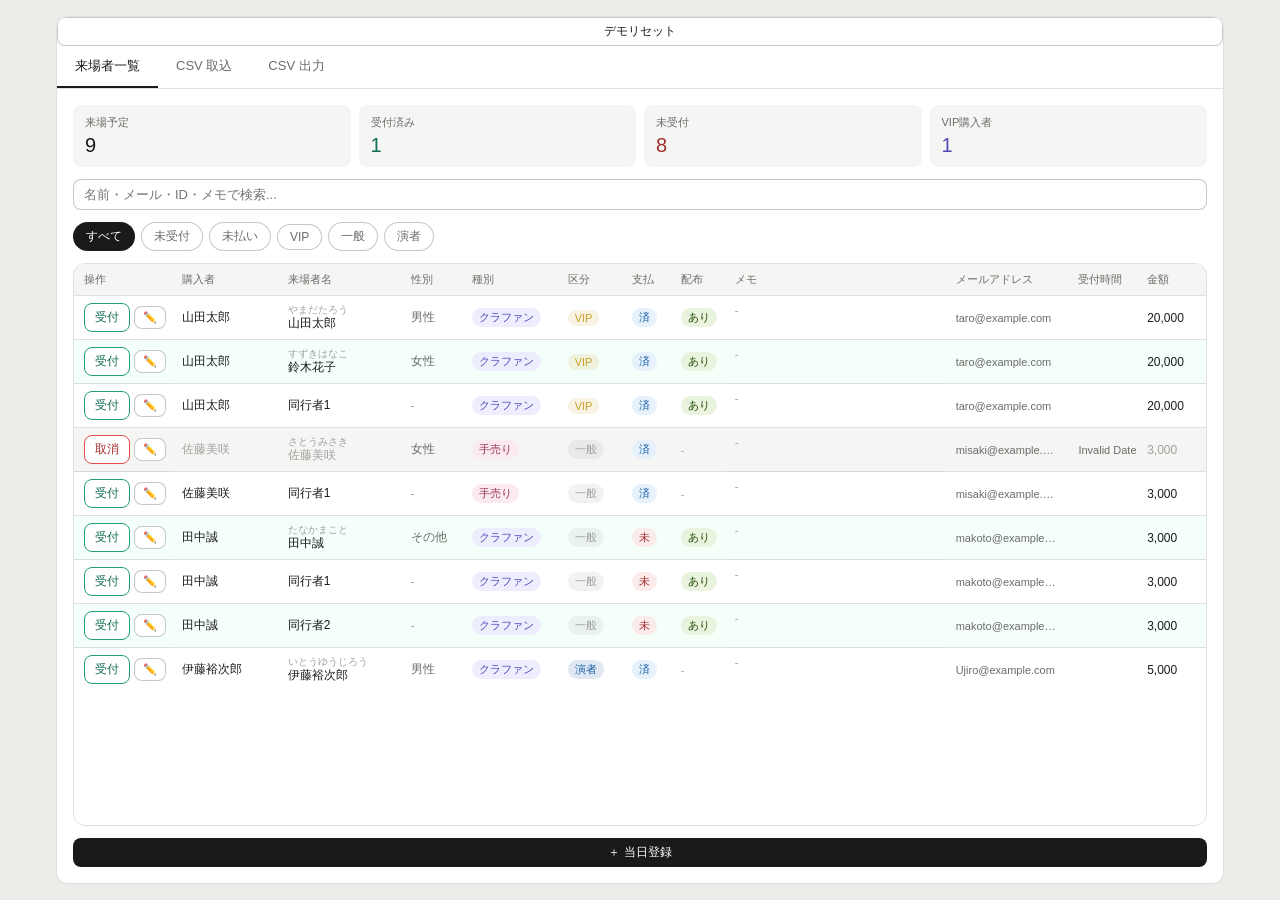
<file: index.html>
<!DOCTYPE html>
<html lang="ja">
<head>
<meta charset="UTF-8">
<meta name="viewport" content="width=device-width, initial-scale=1.0">
<title>イベント受付管理システム</title>
<style>
:root {
  --bg-primary: #ffffff;
  --bg-secondary: #f5f5f4;
  --bg-tertiary: #eeece8;
  --text-primary: #1a1a19;
  --text-secondary: #6b6b68;
  --text-tertiary: #a0a09d;
  --border-light: rgba(0,0,0,0.12);
  --border-mid: rgba(0,0,0,0.22);
  --border-strong: rgba(0,0,0,0.32);
  --radius-md: 8px;
  --radius-lg: 12px;
  --font: -apple-system, BlinkMacSystemFont, 'Segoe UI', 'Hiragino Sans', sans-serif;
}
*{box-sizing:border-box;margin:0;padding:0}
body {
    font-family: var(--font);
    font-size: 14px;
    color: var(--text-primary);
    background: var(--bg-tertiary);
    height: 100vh;
    overflow: hidden;
}
.container {
    max-width: 1200px;
    margin: 0 auto;
    padding: 16px;
    height: 100vh;
    display: flex;
    flex-direction: column;
}
.app {
    background: var(--bg-primary);
    border-radius: var(--radius-lg);
    border: 0.5px solid var(--border-light);
    overflow: hidden;
    flex: 1;
    display: flex;
    flex-direction: column;
    min-height: 0;
    }
.tabs{display:flex;border-bottom:0.5px solid var(--border-light);background:var(--bg-primary)}
.tab{padding:11px 18px;cursor:pointer;font-size:13px;color:var(--text-secondary);border-bottom:2px solid transparent;transition:all .15s;white-space:nowrap}
.tab.active{color:var(--text-primary);border-bottom-color:var(--text-primary);font-weight:500}
.tab:hover:not(.active){color:var(--text-primary)}
.panel {
    display: none;
    padding: 16px;
    flex-direction: column;
    gap: 12px;
    min-height: 0; 
}
.panel.active {
    display: flex;
    height: 100%;
}
.stats-grid{display:grid;grid-template-columns:repeat(4,1fr);gap:8px}
@media(max-width:600px){.stats-grid{grid-template-columns:repeat(2,1fr)}}
.stat{background:var(--bg-secondary);border-radius:var(--radius-md);padding:10px 12px}
.stat-label{font-size:11px;color:var(--text-secondary);margin-bottom:4px}
.stat-value{font-size:20px;font-weight:500}
.search-row{display:flex;gap:8px;align-items:center}
.search-row input{flex:1;padding:7px 10px;border:0.5px solid var(--border-mid);border-radius:var(--radius-md);font-size:13px;background:var(--bg-primary);color:var(--text-primary);outline:none;font-family:var(--font)}
.search-row input:focus{border-color:var(--border-strong)}
.filter-row{display:flex;gap:6px;flex-wrap:wrap;align-items:center}
.flt{padding:5px 12px;border-radius:99px;font-size:12px;cursor:pointer;border:0.5px solid var(--border-mid);background:var(--bg-primary);color:var(--text-secondary);transition:all .15s;white-space:nowrap}
.flt:hover{border-color:var(--border-strong);color:var(--text-primary)}
.flt.on{font-weight:500;border-color:transparent;color:#fff}
.flt-all.on{background:#444441}
.flt-unchk.on{background:#E24B4A}
.flt-general.on{background:#185FA5}
.flt-vip.on{background:#534AB7}
.flt-unpaid.on{background:#BA7517}
.flt-dist.on{background:#0F6E56}
.table-wrap {
    overflow-x: auto;
    overflow-y: auto;
    border: 0.5px solid var(--border-light);
    border-radius: var(--radius-lg);
    flex: 1;
    min-height: 0;
}
table{width:100%;border-collapse:collapse;font-size:12px;min-width:860px;table-layout:fixed}
col.c-ops   {width:80px}
col.c-pid   {width:70px}
col.c-buyer {width:86px}
col.c-visitor{width:100px}
col.c-gender {width:50px}
col.c-type  {width:78px}
col.c-tier  {width:52px}
col.c-pay   {width:40px}
col.c-dist  {width:44px}
col.c-status{width:40px}
col.c-memo  {width:180px}
col.c-email {width:100px}
col.c-time  {width:56px}
col.c-price {width: 56px}
thead th {
    position: sticky;
    top: 0;
    background: var(--bg-secondary);
    z-index: 10;
    box-shadow: 0 1px 0 var(--border-light); 
}
th{
    padding:8px 10px;
    text-align:left;
    font-weight:500;font-size:11px;
    color:var(--text-secondary);
    border-bottom:0.5px solid var(--border-light);
    background:var(--bg-secondary);
    white-space:nowrap;
    overflow:hidden;
    text-overflow:ellipsis;
    position: sticky;
    top: 0;
    z-index: 1;
}
td{padding:7px 10px;border-bottom:0.5px solid var(--border-light);vertical-align:middle;overflow:hidden}
tbody tr:nth-child(even) td{background:#F5FFFA}
tbody tr:nth-child(odd) td{background:#ffffff}
tbody tr:hover td{background:#dbeafe44}
tbody tr.checked td {
    background: #f5f5f4 !important;
}
    tbody tr.checked td:not(:first-child) {
        color: #a0a09d;
    }
tr:last-child td{border-bottom:none}
.badge{display:inline-block;padding:2px 7px;border-radius:99px;font-size:11px;font-weight:500;white-space:nowrap}
.badge-ok{background:#EAF3DE;color:#3B6D11}
.badge-ng{background:#e8e8e5;color:#5F5E5A}
.badge-paid{background:#E6F1FB;color:#185FA5}
.badge-unpaid{background:#FCEBEB;color:#A32D2D}
.badge-unknown{background:#FAEEDA;color:#854F0B}
.badge-crowd{background:#EEEDFE;color:#534AB7}
.badge-hand{background:#FBEAF0;color:#993556}
.badge-vip{background:#EEEDFE;color:#3C3489;font-weight:700}
.badge-general{background:#E6F1FB;color:#0C447C}
.badge-dist{background:#EAF3DE;color:#27500A}
.btn{padding:5px 10px;border-radius:var(--radius-md);font-size:12px;cursor:pointer;border:0.5px solid var(--border-mid);background:var(--bg-primary);color:var(--text-primary);transition:all .1s;white-space:nowrap;font-family:var(--font)}
.btn:hover{background:var(--bg-secondary)}
.btn-checkin{border-color:#1D9E75;color:#0F6E56}
.btn-checkin:hover{background:#E1F5EE}
.btn-undo{border-color:#E24B4A;color:#A32D2D}
.btn-undo:hover{background:#FCEBEB}
.btn-sm{padding:4px 8px;font-size:11px;color:var(--text-secondary)}
.btn-primary{background:var(--text-primary);color:#fff;border-color:transparent}
.btn-primary:hover{opacity:.85}
.ops-cell{display:flex;gap:4px;align-items:center}
.ops-cell .btn {
    flex: 1;
    text-align: center;
}
.empty{text-align:center;padding:40px;color:var(--text-tertiary);font-size:13px}
.section-title{font-size:13px;font-weight:500;color:var(--text-secondary);margin-bottom:4px}
.row-gap{display:flex;gap:12px;align-items:flex-start}
@media(max-width:600px){.row-gap{flex-direction:column}}
.col{flex:1;display:flex;flex-direction:column;gap:8px}
.upload-zone{border:0.5px dashed var(--border-mid);border-radius:var(--radius-lg);padding:20px;text-align:center;cursor:pointer;color:var(--text-secondary);font-size:13px;transition:all .15s}
.upload-zone:hover{background:var(--bg-secondary);border-style:solid}
.upload-zone label{cursor:pointer}
.upload-zone input[type=file]{display:none}
.result-box{background:var(--bg-secondary);border-radius:var(--radius-md);padding:10px 12px;font-size:12px;color:var(--text-secondary);white-space:pre-wrap;max-height:120px;overflow-y:auto;font-family:var(--font)}
.name-edit-icon{display:inline-block;margin-left:3px;cursor:pointer;color:var(--text-tertiary);font-size:11px;vertical-align:middle}
.name-edit-icon:hover{color:var(--text-primary)}
.hint{font-size:11px;color:var(--text-tertiary);line-height:1.8}

/* モーダル共通 */
.modal-bg{position:fixed;inset:0;background:rgba(0,0,0,.5);display:flex;align-items:center;justify-content:center;z-index:999}
.modal{background:var(--bg-primary);border:0.5px solid var(--border-mid);border-radius:var(--radius-lg);padding:20px;width:360px;max-width:92vw;display:flex;flex-direction:column;gap:14px;box-shadow:0 8px 32px rgba(0,0,0,.15)}
.modal h3{font-size:14px;font-weight:500}
.modal-field{display:flex;flex-direction:column;gap:4px}
.modal-field label{font-size:11px;color:var(--text-secondary)}
.modal-field input,.modal-field textarea{padding:8px 10px;border:0.5px solid var(--border-mid);border-radius:var(--radius-md);font-size:13px;font-family:var(--font);color:var(--text-primary);background:var(--bg-primary);outline:none;width:100%}
.modal-field textarea{resize:vertical;min-height:72px}
.modal-field input:focus,.modal-field textarea:focus{border-color:var(--border-strong)}
.modal-footer{display:flex;gap:8px;justify-content:flex-end}
.modal-divider{border:none;border-top:0.5px solid var(--border-light)}
.btn-group{
  display:flex;
  gap:6px;
}

.toggle{
  flex:1;
}

.toggle.on{
  background:#1a1a19;
  color:#fff;
  border-color:transparent;
}

/* 未払い確認モーダル */
.modal-warn{background:#FEF3E2;border:0.5px solid #F5C659;border-radius:var(--radius-md);padding:12px 14px;font-size:13px;color:#633806;line-height:1.7}
.modal-warn strong{font-weight:500}
.radio-group{display:flex;flex-direction:column;gap:10px}
.radio-label{display:flex;align-items:center;gap:9px;font-size:13px;cursor:pointer;padding:8px 10px;border:0.5px solid var(--border-light);border-radius:var(--radius-md);transition:background .1s}
.radio-label:hover{background:var(--bg-secondary)}
.radio-label input[type=radio]{width:15px;height:15px;cursor:pointer;accent-color:#1a1a19;flex-shrink:0}
</style>
</head>
<body>
<div class="container">
    <div class="app">
        <button class="btn" onclick="resetDemo()">デモリセット</button>
        <div class="tabs">
            <div class="tab active" onclick="showTab('list')">来場者一覧</div>
            <div class="tab" onclick="showTab('import')">CSV 取込</div>
            <div class="tab" onclick="showTab('export')">CSV 出力</div>
        </div>

        <div class="panel active" id="tab-list">
            <div class="stats-grid" id="stats"></div>
            <div class="search-row">
                <input type="text" id="searchInput" placeholder="名前・メール・ID・メモで検索..." oninput="renderList()">
            </div>
            <div class="filter-row" id="filterRow"></div>
            <div class="table-wrap">
                <table>
                    <colgroup>
                        <col class="c-ops">
                        <col class="c-buyer">
                        <col class="c-visitor">
                        <col class="c-gender">
                        <col class="c-type">
                        <col class="c-tier">
                        <col class="c-pay">
                        <col class="c-dist">
                        <col class="c-memo">
                        <col class="c-email">
                        <col class="c-time">
                        <col class="c-price">
                    </colgroup>
                    <thead>
                        <tr>
                            <th>操作</th>
                            <th>購入者</th>
                            <th>来場者名</th>
                            <th>性別</th>
                            <th>種別</th>
                            <th>区分</th>
                            <th>支払</th>
                            <th>配布</th>
                            <th>メモ</th>
                            <th>メールアドレス</th>
                            <th>受付時間</th>
                            <th>金額</th>
                        </tr>
                    </thead>
                    <tbody id="listBody"></tbody>
                </table>
            </div>
            <button class="btn btn-primary" onclick="openAddModal()">＋ 当日登録</button>
        </div>

        <div class="panel" id="tab-import">
            <div class="row-gap">
                <div class="col">
                    <div class="section-title">購入者 CSV</div>
                    <div class="upload-zone"><label>クリックしてファイルを選択<input type="file" accept=".csv" onchange="importCSV(event,'buyer')"></label></div>
                    <div class="result-box" id="buyerResult">購入者CSVをここに読み込みます</div>
                </div>
                <div class="col">
                    <div class="section-title">来場者 CSV</div>
                    <div class="upload-zone"><label>クリックしてファイルを選択<input type="file" accept=".csv" onchange="importCSV(event,'visitor')"></label></div>
                    <div class="result-box" id="visitorResult">来場者CSVをここに読み込みます</div>
                </div>
            </div>
            <div style="display:flex;gap:8px;flex-wrap:wrap">
                <button class="btn btn-primary" onclick="loadSampleData()">サンプルデータを読み込む</button>
                <button class="btn btn-undo" onclick="clearAll()">全データ消去</button>
            </div>
            <div class="hint">
                購入者CSV: purchaseId, buyerName, email, ticketCount, purchaseType, paymentStatus, tier (VIP/一般), hasDistribution (true/false), price<br>
                来場者CSV: visitorId, purchaseId, visitorName, kanaName, gender
            </div>
        </div>

        <div class="panel" id="tab-export">
            <div class="section-title">受付結果を CSV ファイルとして出力します</div>
            <div id="exportPreview" class="result-box">一覧画面でデータを読み込んでください</div>
            <div style="display:flex;gap:8px">
                <button class="btn btn-primary" onclick="exportCSV()">CSV をダウンロード</button>
                <button class="btn" onclick="previewExport()">プレビュー更新</button>
            </div>
        </div>

    </div>
</div>

<!-- 来場者編集モーダル -->
<div class="modal-bg" id="editModal" style="display:none">
  <div class="modal">
    <h3>来場者を編集</h3>
    <div class="modal-field"><label>来場者名</label><input type="text" id="editName" placeholder="来場者名"></div>
    <div class="modal-field">
        <label>ふりがな</label>
        <input type="text" id="editKanaName">
    </div>
    <div class="modal-field"><label>性別</label><input type="text" id="editGender" placeholder="性別（任意）"></div>
    <hr class="modal-divider">
    <div class="modal-field"><label>メモ</label><textarea id="editMemo" placeholder="メモ（任意）"></textarea></div>
    <div class="modal-footer">
      <button class="btn" onclick="closeEditModal()">キャンセル</button>
      <button class="btn btn-primary" onclick="saveEdit()">保存</button>
    </div>
  </div>
</div>

<!-- 未払い確認モーダル -->
<div class="modal-bg" id="unpaidModal" style="display:none">
  <div class="modal">
    <h3>⚠️ 未払いの来場者です</h3>
    <div class="modal-warn">
      <strong id="unpaidVisitorName"></strong> さん（購入者: <strong id="unpaidBuyerName"></strong>）は<br>
      支払状態が <strong>未払い</strong> です。受付前に支払いをご確認ください。<br />
      金額： <strong id="unpaidPrice"></strong> 円
    </div>
    <div class="modal-field">
      <label>どのように処理しますか？</label>
      <div class="radio-group">
        <label class="radio-label">
          <input type="radio" name="payChoice" value="paid">
          支払済に更新して受付する
        </label>
        <label class="radio-label">
          <input type="radio" name="payChoice" value="skip" checked>
          支払状態はそのまま受付する
        </label>
        <label class="radio-label">
          <input type="radio" name="payChoice" value="cancel">
          受付しない（キャンセル）
        </label>
      </div>
    </div>
    <div class="modal-footer">
      <button class="btn" onclick="document.getElementById('unpaidModal').style.display='none';pendingCheckinId=null;">閉じる</button>
      <button class="btn btn-primary" onclick="confirmUnpaidCheckin()">確定</button>
    </div>
  </div>
</div>

<!-- 追加登録モーダル -->
<div class="modal-bg" id="addModal" style="display:none">
    <div class="modal">
        <h3>当日来場者登録</h3>

        <div class="modal-field">
            <label>名前</label>
            <input type="text" id="addName">
        </div>
        <div class="modal-field">
            <label>ふりがな</label>
            <input type="text" id="addKanaName">
        </div>
        <div class="modal-field">
            <label>性別</label>
            <input type="text" id="addGender">
        </div>

        <!-- 区分 -->
        <div class="modal-field">
            <label>区分</label>
            <div class="btn-group" id="tierGroup">

            </div>
        </div>

        <!-- 支払 -->
        <div class="modal-field">
            <label>支払状態</label>
            <div class="btn-group" id="paymentGroup">
                <button class="btn toggle on" data-value="支払済">支払済</button>
                <button class="btn toggle" data-value="未払い">未払い</button>
            </div>
        </div>

        <!-- 配布 -->
        <div class="modal-field">
            <label>配布物</label>
            <div class="btn-group" id="distGroup">
                <button class="btn toggle on" data-value="true">あり</button>
                <button class="btn toggle" data-value="false">なし</button>
            </div>
        </div>

        <div class="modal-field">
            <label>金額</label>
            <input type="number" id="addPrice">
        </div>

        <div class="modal-field">
            <label>メモ</label>
            <textarea id="addMemo"></textarea>
        </div>

        <div class="modal-footer">
            <button class="btn" onclick="closeAddModal()">キャンセル</button>
            <button class="btn btn-primary" onclick="addVisitor()">登録</button>
        </div>
    </div>
</div>

<script>
let buyers = {}, visitors = [], activeFilter = 'all', editingVisitorId = null, pendingCheckinId = null;
let DEMO_MODE = true;

EVENT_CONFIG = {
  tiers: ['VIP', '一般', '演者'],
  tierColors: {
    'VIP': '#C9A227',
    '一般': '#A0A0A0',
    '演者': '#185FA5'
  }
};

function setFilter(key){activeFilter=key;buildFilterRow();renderList();}

function save(){try{localStorage.setItem('ecm_buyers',JSON.stringify(buyers));localStorage.setItem('ecm_visitors',JSON.stringify(visitors));}catch(e){}}
function load(){try{const b=localStorage.getItem('ecm_buyers');const v=localStorage.getItem('ecm_visitors');if(b)buyers=JSON.parse(b);if(v)visitors=JSON.parse(v);}catch(e){}}

function showTab(t){
  document.querySelectorAll('.tab').forEach((el,i)=>el.classList.toggle('active',['list','import','export'][i]===t));
  document.querySelectorAll('.panel').forEach((el,i)=>el.classList.toggle('active',['list','import','export'][i]===t));
  if(t==='list'){renderStats();renderList();}
  if(t==='export')previewExport();
}

function renderStats(){
  const total=visitors.length,done=visitors.filter(v=>v.checkedIn).length;
  const vipCount=Object.values(buyers).filter(b=>b.tier==='VIP').length;
  document.getElementById('stats').innerHTML=`
    <div class="stat"><div class="stat-label">来場予定</div><div class="stat-value">${total}</div></div>
    <div class="stat"><div class="stat-label">受付済み</div><div class="stat-value" style="color:#0F6E56">${done}</div></div>
    <div class="stat"><div class="stat-label">未受付</div><div class="stat-value" style="color:#A32D2D">${total-done}</div></div>
    <div class="stat"><div class="stat-label">VIP購入者</div><div class="stat-value" style="color:#534AB7">${vipCount}</div></div>
  `;
}

function passFilter(v,b){
  if(activeFilter==='all')return true;
  if(activeFilter==='unchk')return !v.checkedIn;
  if(activeFilter==='general')return b.tier==='一般'||!b.tier;
  if(activeFilter==='vip')return b.tier==='VIP';
  if(activeFilter==='unpaid')return b.paymentStatus==='未払い';
  if(activeFilter==='dist')return b.hasDistribution===true||b.hasDistribution==='true';
  return true;
}

function renderList(){
  const q=(document.getElementById('searchInput').value||'').toLowerCase();
  const rows=visitors.filter(v=>{
    const b=buyers[v.purchaseId]||{};
    const qHira = toHiragana(q);
    if(!passFilter(v,b))return false;
    if(!q)return true;
    return [
      v.purchaseId,
      v.visitorName,
      v.kanaName,
      v.gender,
      v.memo,
      b.buyerName,
      b.email
    ].some(s=>{
      const str = (s || '').toLowerCase();
      const hira = toHiragana(str);

      return str.includes(q) || hira.includes(qHira);
    });
  });
  const body=document.getElementById('listBody');
  if(!rows.length){body.innerHTML=`<tr><td colspan="13"><div class="empty">該当する来場者がいません</div></td></tr>`;return;}
  body.innerHTML=rows.map(v=>{
    const b=buyers[v.purchaseId]||{};
    const pt=b.purchaseType==='クラファン'
      ?`<span class="badge badge-crowd">クラファン</span>`
      :`<span class="badge badge-hand">${b.purchaseType||'-'}</span>`;
    const tierBadge = getTierBadge(b.tier);
    let pay='';
    if(b.paymentStatus==='支払済')pay=`<span class="badge badge-paid">済</span>`;
    else if(b.paymentStatus==='未払い')pay=`<span class="badge badge-unpaid">未</span>`;
    else pay=`<span class="badge badge-unknown">${b.paymentStatus||'-'}</span>`;
    const hasDist=b.hasDistribution===true||b.hasDistribution==='true';
    const distBadge=hasDist?`<span class="badge badge-dist">あり</span>`:`<span style="color:#a0a09d;font-size:11px">-</span>`;
    const st = v.checkedIn
      ? `<span class="badge badge-ok">済</span>`
      : `<span class="badge badge-ng">未</span>`;
    const tm=v.checkInTime?new Date(v.checkInTime).toLocaleTimeString('ja-JP',{hour:'2-digit',minute:'2-digit'}):'';
    const vid=v.visitorId.replace(/\\/g,'\\\\').replace(/'/g,"\\'");
    const checkinOp=v.checkedIn
      ?`<button class="btn btn-undo" onclick="uncheck('${vid}')">取消</button>`
      :`<button class="btn btn-checkin" onclick="checkIn('${vid}')">受付</button>`;
    const memoText=v.memo
      ?`<span style="white-space:normal;word-break:break-all;line-height:1.5">${v.memo}</span>`
      :`<span style="color:#a0a09d">-</span>`;
    const priceDisplay = b.price ? Number(b.price).toLocaleString() : '-';
    return `<tr class="${v.checkedIn ? 'checked' : ''}">
      <td style="overflow:visible"><div class="ops-cell">${checkinOp}<button class="btn btn-sm" onclick="openEditModal('${vid}')">✏️</button></div></td>
      <td style="white-space:nowrap;overflow:hidden;text-overflow:ellipsis">${b.buyerName||'-'}</td>
        <td style="overflow:hidden">
            <div style="display:flex;flex-direction:column;line-height:1.2">
            <span style="font-size:10px;color:#a0a09d;white-space:nowrap;overflow:hidden;text-overflow:ellipsis">
                ${v.kanaName || ''}
            </span>
            <span style="font-weight:500;white-space:nowrap;overflow:hidden;text-overflow:ellipsis;max-width:80px">
                ${v.visitorName}
            </span>
            </div>
        </td>
      <td style="color:#6b6b68;white-space:nowrap;overflow:hidden;text-overflow:ellipsis">${v.gender||'<span style="color:#a0a09d">-</span>'}</td>
      <td>${pt}</td>
      <td>${tierBadge}</td>
      <td>${pay}</td>
      <td>${distBadge}</td>
      <td style="vertical-align:top;padding-top:8px;font-size:11px;color:#6b6b68;overflow:visible;white-space:normal;word-break:break-all">${memoText}</td>
      <td style="color:#6b6b68;font-size:11px;white-space:nowrap;overflow:hidden;text-overflow:ellipsis">${b.email||''}</td>
      <td style="font-size:11px;color:#6b6b68;white-space:nowrap">${tm}</td>
      <td>${priceDisplay}</td>
    </tr>`;
  }).join('');
    }



function checkIn(id){
  const v=visitors.find(x=>x.visitorId===id);
  if(!v)return;
  const b=buyers[v.purchaseId]||{};
  if(b.paymentStatus==='未払い'){
    pendingCheckinId=id;
    document.getElementById('unpaidVisitorName').textContent=v.visitorName;
    document.getElementById('unpaidBuyerName').textContent = b.buyerName || v.purchaseId;
    document.getElementById('unpaidPrice').textContent = b.price || v.purchaseId;
    document.querySelectorAll('input[name="payChoice"]').forEach(r=>r.checked=(r.value==='skip'));
    document.getElementById('unpaidModal').style.display='flex';
  } else {
    doCheckIn(id);
  }
}

function confirmUnpaidCheckin(){
  const choice=document.querySelector('input[name="payChoice"]:checked').value;
  document.getElementById('unpaidModal').style.display='none';
  if(choice==='cancel'){pendingCheckinId=null;return;}
  if(choice==='paid'){
    const v=visitors.find(x=>x.visitorId===pendingCheckinId);
    if(v){const b=buyers[v.purchaseId];if(b)b.paymentStatus='支払済';}
  }
  doCheckIn(pendingCheckinId);
  pendingCheckinId=null;
}

function doCheckIn(id){
  const v=visitors.find(x=>x.visitorId===id);
  if(v){v.checkedIn=true;v.checkInTime=new Date().toISOString();}
  save();renderStats();renderList();
}

function uncheck(id){
  if(!confirm('受付を取り消しますか？'))return;
  const v=visitors.find(x=>x.visitorId===id);
  if(v){v.checkedIn=false;v.checkInTime='';}
  save();renderStats();renderList();
}

function openEditModal(id){
  const v=visitors.find(x=>x.visitorId===id);if(!v)return;
  editingVisitorId=id;
  document.getElementById('editName').value=v.visitorName||'';
  document.getElementById('editKanaName').value=v.kanaName||'';
  document.getElementById('editGender').value=v.gender||'';
  document.getElementById('editMemo').value=v.memo||'';
  document.getElementById('editModal').style.display='flex';
  setTimeout(()=>document.getElementById('editName').focus(),50);
}
function closeEditModal(){document.getElementById('editModal').style.display='none';editingVisitorId=null;}
function saveEdit(){
  if(!editingVisitorId)return;
  const v=visitors.find(x=>x.visitorId===editingVisitorId);
  if(!v){closeEditModal();return;}
  const name=document.getElementById('editName').value.trim();
  if(!name){alert('来場者名は必須です');return;}
  v.visitorName=name;
  v.kanaName=document.getElementById('editKanaName').value.trim();
  v.gender=document.getElementById('editGender').value.trim();
  v.memo=document.getElementById('editMemo').value.trim();
  save();renderList();closeEditModal();
}
document.getElementById('editModal').addEventListener('click',function(e){if(e.target===this)closeEditModal();});
document.addEventListener('keydown',function(e){
  if(e.key==='Escape'){
    closeEditModal();
    document.getElementById('unpaidModal').style.display='none';
    pendingCheckinId=null;
  }
});

function openAddModal(){
  buildTierButtons();
  document.getElementById('addModal').style.display='flex';
}

function closeAddModal(){
  document.getElementById('addModal').style.display='none';
}

function generateId(prefix){
  return prefix + Date.now();
}

function addVisitor(){
  const name = document.getElementById('addName').value.trim();
  if(!name){
    alert('名前は必須');
    return;
  }

    const purchaseId = generateId('D'); // 当日用ID
    const tier = document.querySelector('#tierGroup .on').dataset.value;
    const payment = document.querySelector('#paymentGroup .on').dataset.value;
    const dist = document.querySelector('#distGroup .on').dataset.value === 'true';

  const buyer = {
    purchaseId,
    buyerName: name,
    email: '',
    ticketCount: '1',
    purchaseType: '手売り',
    paymentStatus: payment,
    tier: tier,
    hasDistribution: dist,
    memo: '',
　  price: Number(document.getElementById('addPrice').value) || 0
  };

  const visitor = {
    visitorId: generateId('V'),
    purchaseId,
    visitorName: name,
    kanaName: document.getElementById('addKanaName').value.trim(),
    gender: document.getElementById('addGender').value.trim(),
    checkedIn: false,
    checkInTime: '',
    memo: document.getElementById('addMemo').value.trim()
  };

  buyers[purchaseId] = buyer;
  visitors.push(visitor);

  save();
  renderStats();
  renderList();
  resetAddForm();
  closeAddModal();
}

document.querySelectorAll('.btn-group').forEach(group=>{
  group.addEventListener('click',e=>{
    if(!e.target.classList.contains('toggle')) return;

    group.querySelectorAll('.toggle').forEach(btn=>btn.classList.remove('on'));
    e.target.classList.add('on');
  });
});

function resetAddForm() {
  document.getElementById('addName').value = '';
  document.getElementById('addGender').value = '';
  document.getElementById('addKanaName').value = '';
  document.getElementById('addPrice').value = '';
  document.getElementById('addMemo').value = '';

  // 全部OFFにして最初の1個をONにする
  const tierBtns = document.querySelectorAll('#tierGroup .toggle');
  tierBtns.forEach(btn=>btn.classList.remove('on'));
  if(tierBtns[0]) tierBtns[0].classList.add('on');

  document.querySelector('#paymentGroup .toggle[data-value="支払済"]').click();
  document.querySelector('#distGroup .toggle[data-value="true"]').click();
}


function buildTierButtons(){
  const el = document.getElementById('tierGroup');

  el.innerHTML = EVENT_CONFIG.tiers.map((tier,i)=>`
    <button class="btn toggle ${i===0?'on':''}" data-value="${tier}">
      ${tier}
    </button>
  `).join('');
}

function getTierBadge(tier){
  const color = EVENT_CONFIG.tierColors[tier] || '#999';
  return `<span class="badge" style="background:${color}22;color:${color}">
    ${tier || '-'}
  </span>`;
}


function buildFilterRow(){
  const baseFilters = [
    {key:'all', label:'すべて'},
    {key:'unchk', label:'未受付'},
    {key:'unpaid', label:'未払い'},
  ];

  const tierFilters = EVENT_CONFIG.tiers.map(t => ({
    key: `tier_${t}`,
    label: `${t}`
  }));

  const filters = [...baseFilters, ...tierFilters];

  document.getElementById('filterRow').innerHTML = filters.map(f=>{
    let style = '';

    if(activeFilter === f.key){
      if(f.key.startsWith('tier_')){
        const tier = f.key.replace('tier_','');
        const color = EVENT_CONFIG.tierColors[tier] || '#999';
        style = `style="background:${color};color:#fff;border-color:transparent"`;
      } else {
        style = `style="background:#1a1a19;color:#fff;border-color:transparent"`;
      }
    }

    return `
      <button class="flt"
        ${style}
        onclick="setFilter('${f.key}')">
        ${f.label}
      </button>
    `;
  }).join('');
}


function passFilter(v,b){
  if(activeFilter==='all') return true;
  if(activeFilter==='unchk') return !v.checkedIn;
  if(activeFilter==='unpaid') return b.paymentStatus==='未払い';

  if(activeFilter.startsWith('tier_')){
    const tier = activeFilter.replace('tier_','');
    return b.tier === tier;
  }

  return true;
}

function toHiragana(str){
  return (str || '').replace(/[\u30a1-\u30f6]/g, ch =>
    String.fromCharCode(ch.charCodeAt(0) - 0x60)
  );
}

function resetDemo() {
    if (!confirm('デモデータをリセットしますか？')) return;

    buyers = {};
    visitors = [];
    loadSampleData();
}

function parseCSV(text){
  const lines=text.trim().split(/\r?\n/);
  const headers=lines[0].split(',').map(h=>h.trim());
  return lines.slice(1).filter(l=>l.trim()).map(l=>{
    const vals=l.split(',').map(v=>v.trim());
    const obj={};headers.forEach((h,i)=>obj[h]=vals[i]||'');return obj;
  });
}
function importCSV(e,type){
  const file=e.target.files[0];if(!file)return;
  const reader=new FileReader();
  reader.onload=ev=>{
    const rows=parseCSV(ev.target.result);
    if(type==='buyer'){
      rows.forEach(r=>{
        r.hasDistribution=r.hasDistribution==='true'||r.hasDistribution==='1';
        r.memo = ''; 
        buyers[r.purchaseId]=r;
      });
      document.getElementById('buyerResult').textContent=`✓ ${rows.length}件読み込みました\n`+rows.map(r=>`  ${r.purchaseId} ${r.buyerName} [${r.tier||'一般'}]`).join('\n');
    } else {
      let added=0,updated=0;
      rows.forEach(r=>{
        r.checkedIn = false;
        r.checkInTime = '';
        r.memo = '';
        const idx=visitors.findIndex(v=>v.visitorId===r.visitorId);
        if(idx>=0){visitors[idx]={...visitors[idx],...r};updated++;}else{visitors.push(r);added++;}
      });
      document.getElementById('visitorResult').textContent=`✓ 追加 ${added}件 / 更新 ${updated}件\n`+rows.map(r=>`  ${r.visitorId} ${r.visitorName}`).join('\n');
    }
    save();renderStats();renderList();
  };
  reader.readAsText(file,'UTF-8');e.target.value='';
}
function clearAll(){
  if(!confirm('全データを消去しますか？'))return;
  buyers={};visitors=[];save();renderStats();renderList();
  document.getElementById('buyerResult').textContent='消去しました';
  document.getElementById('visitorResult').textContent='消去しました';
}
function loadSampleData(){
  buyers={
      'A001': { purchaseId: 'A001', buyerName: '山田太郎', email: 'taro@example.com', ticketCount: '3', purchaseType: 'クラファン', paymentStatus: '支払済', tier: 'VIP', hasDistribution: true, memo: '', price: '20000' },
      'A002': { purchaseId: 'A002', buyerName: '佐藤美咲', email: 'misaki@example.com', ticketCount: '2', purchaseType: '手売り', paymentStatus: '支払済', tier: '一般', hasDistribution: false, memo: '', price: '3000' },
      'A003': { purchaseId: 'A003', buyerName: '田中誠', email: 'makoto@example.com', ticketCount: '3', purchaseType: 'クラファン', paymentStatus: '未払い', tier: '一般', hasDistribution: true, memo: '', price: '3000' },
      'A004': { purchaseId: 'A004', buyerName: '伊藤裕次郎', email: 'Ujiro@example.com', ticketCount: '1', purchaseType: 'クラファン', paymentStatus: '支払済', tier: '演者', hasDistribution: false, memo: '', price: '5000' },
  };
  visitors=[
      { visitorId: 'V001', purchaseId: 'A001', visitorName: '山田太郎', kanaName: 'やまだたろう',gender:'男性',checkedIn:false,checkInTime:'',memo:''},
      { visitorId: 'V002', purchaseId: 'A001', visitorName: '鈴木花子', kanaName: 'すずきはなこ', gender:'女性',checkedIn:false,checkInTime:'',memo:''},
      { visitorId: 'V003', purchaseId: 'A001', visitorName: '同行者1', kanaName: '', gender:'',checkedIn:false,checkInTime:'',memo:''},
      { visitorId: 'V004', purchaseId: 'A002', visitorName: '佐藤美咲', kanaName: 'さとうみさき', gender:'女性',checkedIn:true,checkInTime:'12:45',memo:''},
      { visitorId: 'V005', purchaseId: 'A002', visitorName: '同行者1', kanaName: '', gender:'',checkedIn:false,checkInTime:'',memo:''},
      { visitorId: 'V006', purchaseId: 'A003', visitorName: '田中誠', kanaName: 'たなかまこと', gender: 'その他', checkedIn: false, checkInTime: '', memo: '' },
      { visitorId: 'V007', purchaseId: 'A003', visitorName: '同行者1', kanaName: '', gender: '', checkedIn: false, checkInTime: '', memo: '' },
      { visitorId: 'V008', purchaseId: 'A003', visitorName: '同行者2', kanaName: '', gender: '', checkedIn: false, checkInTime: '', memo: '' },
      { visitorId: 'V009', purchaseId: 'A004', visitorName: '伊藤裕次郎', kanaName: 'いとうゆうじろう', gender: '男性', checkedIn: false, checkInTime: '', memo: '' },
  ];
  save();
  document.getElementById('buyerResult').textContent='✓ サンプル購入者3件を読み込みました';
  document.getElementById('visitorResult').textContent='✓ サンプル来場者6件を読み込みました';
  renderStats();renderList();
}
function previewExport(){
  if(!visitors.length){document.getElementById('exportPreview').textContent='データがありません';return;}
    const lines = ['購入ID,購入者名,来場者名,ふりがな,性別,メール,種別,区分,支払状態,配布物,受付状態,受付時間,メモ,金額'];
  visitors.forEach(v=>{
    const b=buyers[v.purchaseId]||{};
    const hasDist=b.hasDistribution===true||b.hasDistribution==='true';
      lines.push([v.purchaseId, b.buyerName || '', v.visitorName, v.gender || '', b.email || '', b.purchaseType || '', b.tier || '一般', b.paymentStatus || '', hasDist ? 'あり' : 'なし', v.checkedIn ? '受付済' : '未受付', v.checkInTime ? new Date(v.checkInTime).toLocaleString('ja-JP') : '', v.memo || '', b.price || ''].join(','));
  });
  document.getElementById('exportPreview').textContent=lines.slice(0,6).join('\n')+(lines.length>6?`\n...他${lines.length-6}件`:'');
}
function exportCSV(){
  if(!visitors.length){alert('データがありません');return;}
    const lines = ['購入ID,購入者名,来場者名,ふりがな,性別,メール,種別,区分,支払状態,配布物,受付状態,受付時間,メモ,金額'];
  visitors.forEach(v=>{
    const b=buyers[v.purchaseId]||{};
    const esc=s=>`"${(s||'').replace(/"/g,'""')}"`;
    const hasDist=b.hasDistribution===true||b.hasDistribution==='true';
      lines.push([esc(v.purchaseId), esc(b.buyerName || ''), esc(v.visitorName),v.kanaName || '', esc(v.gender || ''), esc(b.email || ''), esc(b.purchaseType || ''), esc(b.tier || '一般'), esc(b.paymentStatus || ''), esc(hasDist ? 'あり' : 'なし'), esc(v.checkedIn ? '受付済' : '未受付'), esc(v.checkInTime ? new Date(v.checkInTime).toLocaleString('ja-JP') : ''), esc(v.memo || ''), b.price].join(','));
  });
  const blob=new Blob(['\uFEFF'+lines.join('\n')],{type:'text/csv;charset=utf-8'});
  const url=URL.createObjectURL(blob);
  const a=document.createElement('a');a.href=url;a.download=`checkin_result_${new Date().toISOString().slice(0,10)}.csv`;
  document.body.appendChild(a);a.click();document.body.removeChild(a);URL.revokeObjectURL(url);
}

load();

if (DEMO_MODE && visitors.length === 0) {
    loadSampleData();
}

buildFilterRow();
renderStats();
renderList();
</script>
</body>
</html>
</file>
<file: css/style.css>
:root {
    --bg-primary: #ffffff;
    --bg-secondary: #f5f5f4;
    --bg-tertiary: #eeece8;
    --text-primary: #1a1a19;
    --text-secondary: #6b6b68;
    --text-tertiary: #a0a09d;
    --border-light: rgba(0,0,0,0.12);
    --border-mid: rgba(0,0,0,0.22);
    --border-strong: rgba(0,0,0,0.32);
    --radius-md: 8px;
    --radius-lg: 12px;
    --font: -apple-system, BlinkMacSystemFont, 'Segoe UI', 'Hiragino Sans', sans-serif;
}

* {
    box-sizing: border-box;
    margin: 0;
    padding: 0
}

body {
    font-family: var(--font);
    font-size: 14px;
    color: var(--text-primary);
    background: var(--bg-tertiary);
    height: 100vh;
    overflow: hidden;
}

.container {
    max-width: 1200px;
    margin: 0 auto;
    padding: 16px;
    height: 100vh;
    display: flex;
    flex-direction: column;
}

.app {
    background: var(--bg-primary);
    border-radius: var(--radius-lg);
    border: 0.5px solid var(--border-light);
    overflow: hidden;
    flex: 1;
    display: flex;
    flex-direction: column;
    min-height: 0;
}

.tabs {
    display: flex;
    border-bottom: 0.5px solid var(--border-light);
    background: var(--bg-primary)
}

.tab {
    padding: 11px 18px;
    cursor: pointer;
    font-size: 13px;
    color: var(--text-secondary);
    border-bottom: 2px solid transparent;
    transition: all .15s;
    white-space: nowrap
}

    .tab.active {
        color: var(--text-primary);
        border-bottom-color: var(--text-primary);
        font-weight: 500
    }

    .tab:hover:not(.active) {
        color: var(--text-primary)
    }

.panel {
    display: none;
    padding: 16px;
    flex-direction: column;
    gap: 12px;
    min-height: 0;
}

    .panel.active {
        display: flex;
        height: 100%;
    }

.stats-grid {
    display: grid;
    grid-template-columns: repeat(4,1fr);
    gap: 8px
}

@media(max-width:600px) {
    .stats-grid {
        grid-template-columns: repeat(2,1fr)
    }
}

.stat {
    background: var(--bg-secondary);
    border-radius: var(--radius-md);
    padding: 10px 12px
}

.stat-label {
    font-size: 11px;
    color: var(--text-secondary);
    margin-bottom: 4px
}

.stat-value {
    font-size: 20px;
    font-weight: 500
}

.search-row {
    display: flex;
    gap: 8px;
    align-items: center
}

    .search-row input {
        flex: 1;
        padding: 7px 10px;
        border: 0.5px solid var(--border-mid);
        border-radius: var(--radius-md);
        font-size: 13px;
        background: var(--bg-primary);
        color: var(--text-primary);
        outline: none;
        font-family: var(--font)
    }

        .search-row input:focus {
            border-color: var(--border-strong)
        }

.filter-row {
    display: flex;
    gap: 6px;
    flex-wrap: wrap;
    align-items: center
}

.flt {
    padding: 5px 12px;
    border-radius: 99px;
    font-size: 12px;
    cursor: pointer;
    border: 0.5px solid var(--border-mid);
    background: var(--bg-primary);
    color: var(--text-secondary);
    transition: all .15s;
    white-space: nowrap
}

    .flt:hover {
        border-color: var(--border-strong);
        color: var(--text-primary)
    }

    .flt.on {
        font-weight: 500;
        border-color: transparent;
        color: #fff
    }

.flt-all.on {
    background: #444441
}

.flt-unchk.on {
    background: #E24B4A
}

.flt-general.on {
    background: #185FA5
}

.flt-vip.on {
    background: #534AB7
}

.flt-unpaid.on {
    background: #BA7517
}

.flt-dist.on {
    background: #0F6E56
}

.table-wrap {
    overflow-x: auto;
    overflow-y: auto;
    border: 0.5px solid var(--border-light);
    border-radius: var(--radius-lg);
    flex: 1;
    min-height: 0;
}

table {
    width: 100%;
    border-collapse: collapse;
    font-size: 12px;
    min-width: 860px;
    table-layout: fixed
}

col.c-ops {
    width: 80px
}

col.c-pid {
    width: 70px
}

col.c-buyer {
    width: 86px
}

col.c-visitor {
    width: 100px
}

col.c-gender {
    width: 50px
}

col.c-type {
    width: 78px
}

col.c-tier {
    width: 52px
}

col.c-pay {
    width: 40px
}

col.c-dist {
    width: 44px
}

col.c-status {
    width: 40px
}

col.c-memo {
    width: 180px
}

col.c-email {
    width: 100px
}

col.c-time {
    width: 56px
}

col.c-price {
    width: 56px
}

thead th {
    position: sticky;
    top: 0;
    background: var(--bg-secondary);
    z-index: 10;
    box-shadow: 0 1px 0 var(--border-light);
}

th {
    padding: 8px 10px;
    text-align: left;
    font-weight: 500;
    font-size: 11px;
    color: var(--text-secondary);
    border-bottom: 0.5px solid var(--border-light);
    background: var(--bg-secondary);
    white-space: nowrap;
    overflow: hidden;
    text-overflow: ellipsis;
    position: sticky;
    top: 0;
    z-index: 1;
}

td {
    padding: 7px 10px;
    border-bottom: 0.5px solid var(--border-light);
    vertical-align: middle;
    overflow: hidden
}

tbody tr:nth-child(even) td {
    background: #F5FFFA
}

tbody tr:nth-child(odd) td {
    background: #ffffff
}

tbody tr:hover td {
    background: #dbeafe44
}

tbody tr.checked td {
    background: #f5f5f4 !important;
}

    tbody tr.checked td:not(:first-child) {
        color: #a0a09d;
    }

tr:last-child td {
    border-bottom: none
}

.badge {
    display: inline-block;
    padding: 2px 7px;
    border-radius: 99px;
    font-size: 11px;
    font-weight: 500;
    white-space: nowrap
}

.badge-ok {
    background: #EAF3DE;
    color: #3B6D11
}

.badge-ng {
    background: #e8e8e5;
    color: #5F5E5A
}

.badge-paid {
    background: #E6F1FB;
    color: #185FA5
}

.badge-unpaid {
    background: #FCEBEB;
    color: #A32D2D
}

.badge-unknown {
    background: #FAEEDA;
    color: #854F0B
}

.badge-crowd {
    background: #EEEDFE;
    color: #534AB7
}

.badge-hand {
    background: #FBEAF0;
    color: #993556
}

.badge-vip {
    background: #EEEDFE;
    color: #3C3489;
    font-weight: 700
}

.badge-general {
    background: #E6F1FB;
    color: #0C447C
}

.badge-dist {
    background: #EAF3DE;
    color: #27500A
}

.btn {
    padding: 5px 10px;
    border-radius: var(--radius-md);
    font-size: 12px;
    cursor: pointer;
    border: 0.5px solid var(--border-mid);
    background: var(--bg-primary);
    color: var(--text-primary);
    transition: all .1s;
    white-space: nowrap;
    font-family: var(--font)
}

    .btn:hover {
        background: var(--bg-secondary)
    }

.btn-checkin {
    border-color: #1D9E75;
    color: #0F6E56
}

    .btn-checkin:hover {
        background: #E1F5EE
    }

.btn-undo {
    border-color: #E24B4A;
    color: #A32D2D
}

    .btn-undo:hover {
        background: #FCEBEB
    }

.btn-sm {
    padding: 4px 8px;
    font-size: 11px;
    color: var(--text-secondary)
}

.btn-primary {
    background: var(--text-primary);
    color: #fff;
    border-color: transparent
}

    .btn-primary:hover {
        opacity: .85
    }

.ops-cell {
    display: flex;
    gap: 4px;
    align-items: center
}

    .ops-cell .btn {
        flex: 1;
        text-align: center;
    }

.empty {
    text-align: center;
    padding: 40px;
    color: var(--text-tertiary);
    font-size: 13px
}

.section-title {
    font-size: 13px;
    font-weight: 500;
    color: var(--text-secondary);
    margin-bottom: 4px
}

.row-gap {
    display: flex;
    gap: 12px;
    align-items: flex-start
}

@media(max-width:600px) {
    .row-gap {
        flex-direction: column
    }
}

.col {
    flex: 1;
    display: flex;
    flex-direction: column;
    gap: 8px
}

.upload-zone {
    border: 0.5px dashed var(--border-mid);
    border-radius: var(--radius-lg);
    padding: 20px;
    text-align: center;
    cursor: pointer;
    color: var(--text-secondary);
    font-size: 13px;
    transition: all .15s
}

    .upload-zone:hover {
        background: var(--bg-secondary);
        border-style: solid
    }

    .upload-zone label {
        cursor: pointer
    }

    .upload-zone input[type=file] {
        display: none
    }

.result-box {
    background: var(--bg-secondary);
    border-radius: var(--radius-md);
    padding: 10px 12px;
    font-size: 12px;
    color: var(--text-secondary);
    white-space: pre-wrap;
    max-height: 120px;
    overflow-y: auto;
    font-family: var(--font)
}

.name-edit-icon {
    display: inline-block;
    margin-left: 3px;
    cursor: pointer;
    color: var(--text-tertiary);
    font-size: 11px;
    vertical-align: middle
}

    .name-edit-icon:hover {
        color: var(--text-primary)
    }

.hint {
    font-size: 11px;
    color: var(--text-tertiary);
    line-height: 1.8
}

/* ���[�_������ */
.modal-bg {
    position: fixed;
    inset: 0;
    background: rgba(0,0,0,.5);
    display: flex;
    align-items: center;
    justify-content: center;
    z-index: 999
}

.modal {
    background: var(--bg-primary);
    border: 0.5px solid var(--border-mid);
    border-radius: var(--radius-lg);
    padding: 20px;
    width: 360px;
    max-width: 92vw;
    display: flex;
    flex-direction: column;
    gap: 14px;
    box-shadow: 0 8px 32px rgba(0,0,0,.15)
}

    .modal h3 {
        font-size: 14px;
        font-weight: 500
    }

.modal-field {
    display: flex;
    flex-direction: column;
    gap: 4px
}

    .modal-field label {
        font-size: 11px;
        color: var(--text-secondary)
    }

    .modal-field input, .modal-field textarea {
        padding: 8px 10px;
        border: 0.5px solid var(--border-mid);
        border-radius: var(--radius-md);
        font-size: 13px;
        font-family: var(--font);
        color: var(--text-primary);
        background: var(--bg-primary);
        outline: none;
        width: 100%
    }

    .modal-field textarea {
        resize: vertical;
        min-height: 72px
    }

        .modal-field input:focus, .modal-field textarea:focus {
            border-color: var(--border-strong)
        }

.modal-footer {
    display: flex;
    gap: 8px;
    justify-content: flex-end
}

.modal-divider {
    border: none;
    border-top: 0.5px solid var(--border-light)
}

.btn-group {
    display: flex;
    gap: 6px;
}

.toggle {
    flex: 1;
}

    .toggle.on {
        background: #1a1a19;
        color: #fff;
        border-color: transparent;
    }

/* �������m�F���[�_�� */
.modal-warn {
    background: #FEF3E2;
    border: 0.5px solid #F5C659;
    border-radius: var(--radius-md);
    padding: 12px 14px;
    font-size: 13px;
    color: #633806;
    line-height: 1.7
}

    .modal-warn strong {
        font-weight: 500
    }

.radio-group {
    display: flex;
    flex-direction: column;
    gap: 10px
}

.radio-label {
    display: flex;
    align-items: center;
    gap: 9px;
    font-size: 13px;
    cursor: pointer;
    padding: 8px 10px;
    border: 0.5px solid var(--border-light);
    border-radius: var(--radius-md);
    transition: background .1s
}

    .radio-label:hover {
        background: var(--bg-secondary)
    }

    .radio-label input[type=radio] {
        width: 15px;
        height: 15px;
        cursor: pointer;
        accent-color: #1a1a19;
        flex-shrink: 0
    }
</file>
